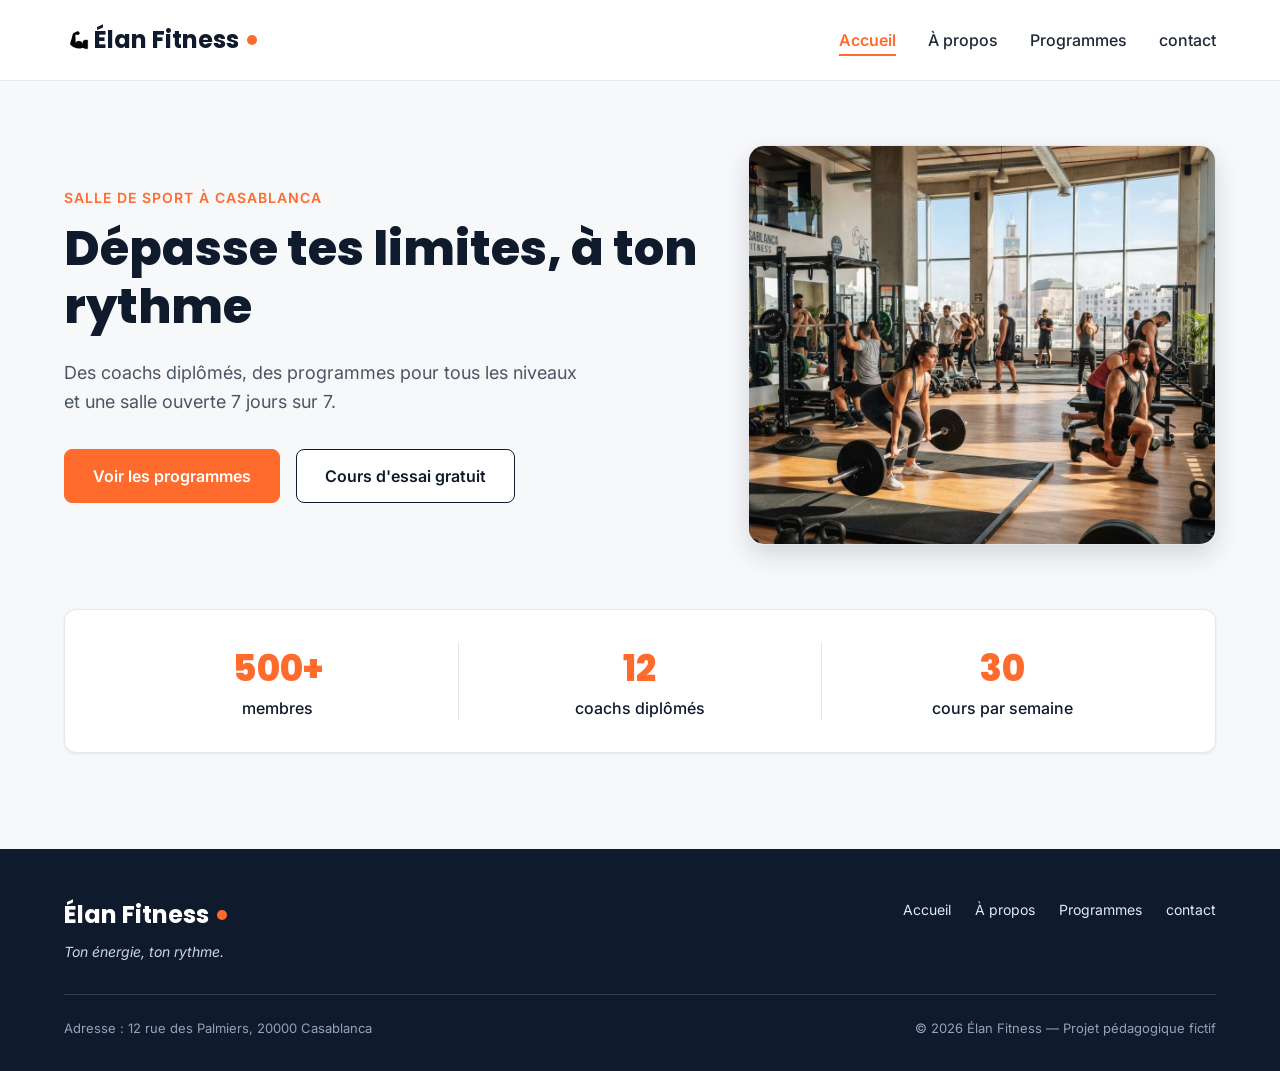
<file: index.html>
<!DOCTYPE html>
<html lang="fr">

<head>
  <meta charset="UTF-8">
  <meta name="viewport" content="width=device-width, initial-scale=1">
  <meta name="description"
    content="Élan Fitness, salle de sport à Casablanca : musculation, yoga, cardio et boxe fitness avec des coachs diplômés. Réservez votre cours d'essai gratuit.">
  <title>Élan Fitness | Salle de sport à Casablanca</title>

  <link rel="preconnect" href="https://fonts.googleapis.com">
  <link rel="preconnect" href="https://fonts.gstatic.com" crossorigin>
  <link
    href="https://fonts.googleapis.com/css2?family=Inter:wght@400;500;600&family=Poppins:wght@600;700;800&display=swap"
    rel="stylesheet">

  <link rel="stylesheet" href="style.css">
</head>

<body>

  <header class="en-tete">
    <div class="conteneur en-tete-contenu">
      <div class="logo"><img src="img/logo.png" alt="logo" height="30px">
        <a href="in">Élan Fitness</a>
      </div>
      <nav aria-label="Navigation principale">
        <ul class="menu">
          <li><a href="index.html" class="lien-actif">Accueil</a></li>
          <li><a href="a-propos.html">À propos</a></li>
          <li><a href="programmes.html">Programmes</a></li>
          <li><a href="contact.html">contact</a></li>
        </ul>
      </nav>
    </div>
  </header>

  <main>

    <section id="accueil" class="hero">
      <div class="conteneur">

        <div class="hero-contenu">
          <div class="hero-texte">
            <p class="sur-titre">Salle de sport à Casablanca</p>
            <h1>Dépasse tes limites, à ton rythme</h1>
            <p class="hero-description">
              Des coachs diplômés, des programmes pour tous les niveaux et une salle ouverte 7 jours sur 7.
            </p>
            <div class="boutons">
              <a href="programmes.html" class="bouton bouton-principal">Voir les programmes</a>
              <a href="programmes.html" class="bouton bouton-secondaire">Cours d'essai gratuit</a>
            </div>
          </div>

          <img class="hero-image" src="img/hero.jpg"
            alt="Des personnes s'entraînent dans une salle de sport lumineuse à Casablanca">
        </div>

        <div class="chiffres">
          <div class="chiffre">
            <p class="chiffre-nombre">500+</p>
            <p>membres</p>
          </div>
          <div class="chiffre">
            <p class="chiffre-nombre">12</p>
            <p>coachs diplômés</p>
          </div>
          <div class="chiffre">
            <p class="chiffre-nombre">30</p>
            <p>cours par semaine</p>
          </div>
        </div>

      </div>
    </section>



  </main>

  <footer class="pied-de-page">
    <div class="conteneur">

      <div class="pied-haut">
        <div>
          <p class="logo logo-clair">Élan Fitness</p>
          <p class="slogan">Ton énergie, ton rythme.</p>
        </div>

        <nav aria-label="Navigation du pied de page">
          <ul class="menu menu-pied">
            <li><a href="index.html">Accueil</a></li>
            <li><a href="a-propos.html">À propos</a></li>
            <li><a href="programmes.html">Programmes</a></li>
            <li><a href="contact.html">contact</a></li>

          </ul>
        </nav>
      </div>

      <div class="pied-bas">
        <p>Adresse : 12 rue des Palmiers, 20000 Casablanca</p>
        <p>&copy; 2026 Élan Fitness — Projet pédagogique fictif</p>
      </div>

    </div>
  </footer>

</body>

</html>
</file>
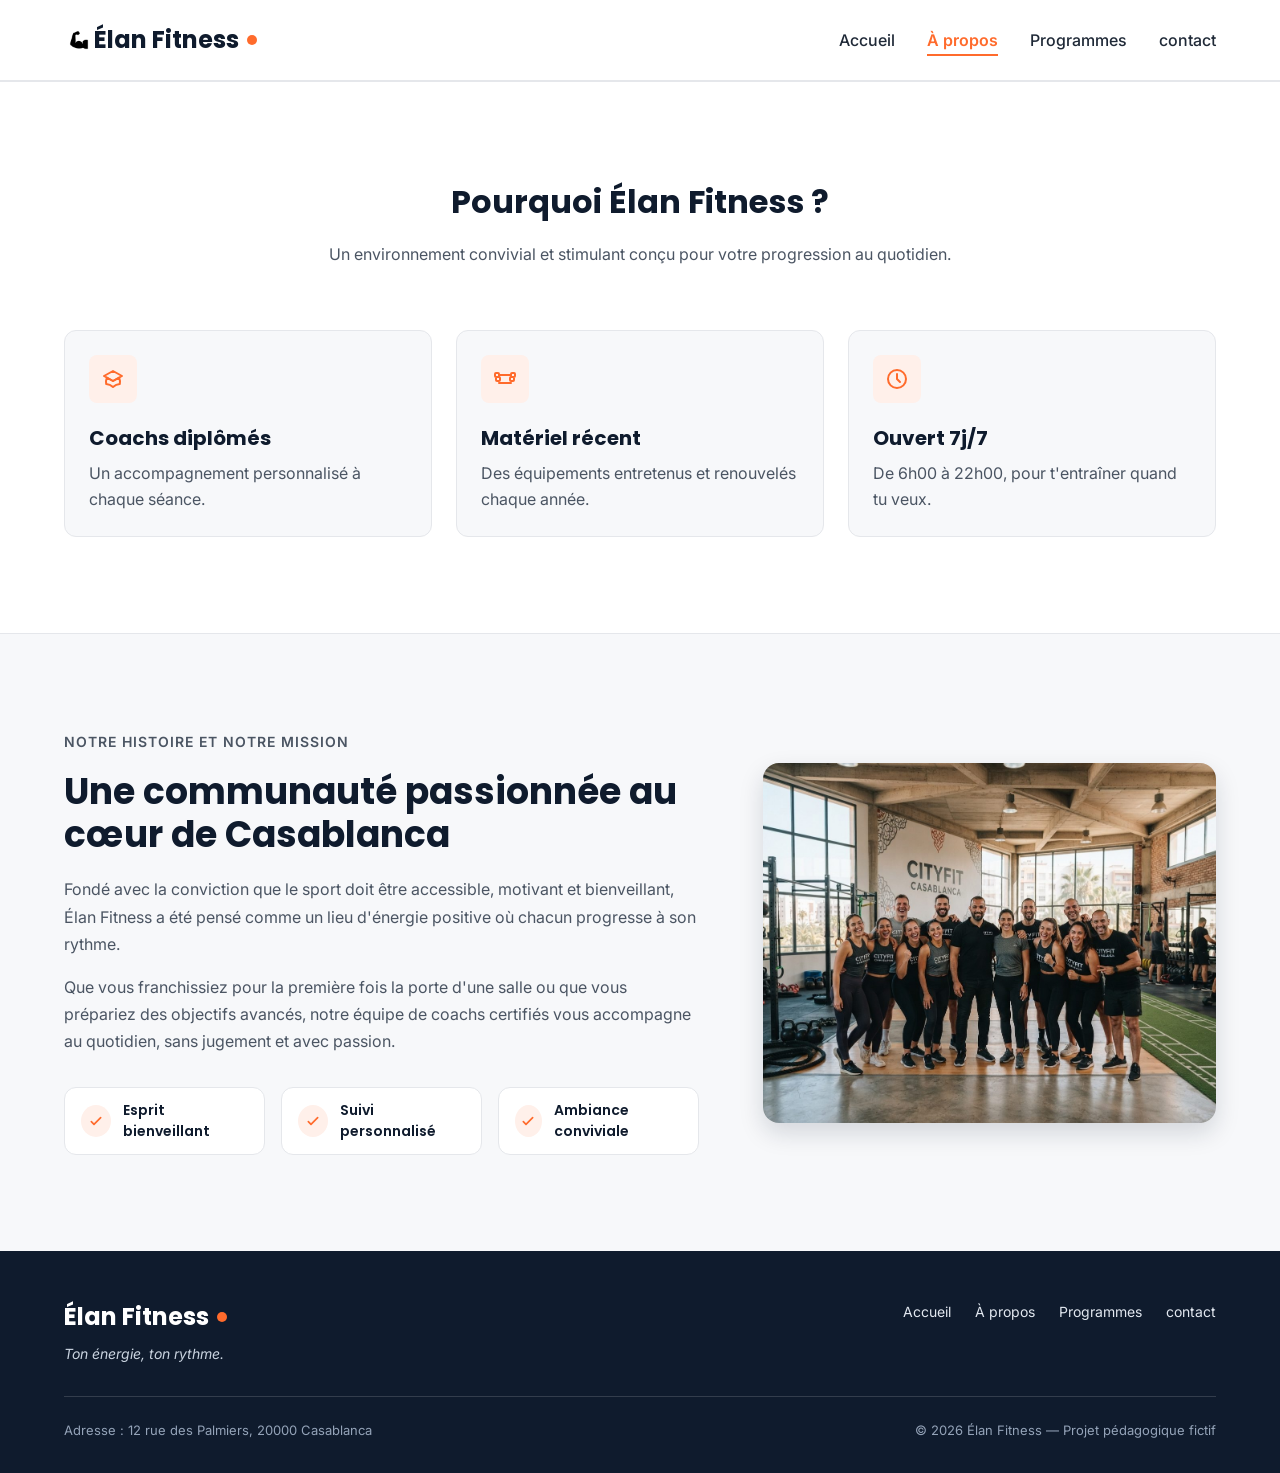
<file: a-propos.html>
<!DOCTYPE html>
<html lang="fr">
<head>
  <meta name="description" content="Élan Fitness, salle de sport à Casablanca : musculation, yoga, cardio et boxe fitness avec des coachs diplômés. Réservez votre cours d'essai gratuit.">
  <title>a propos</title>
  <link rel="preconnect" href="https://fonts.googleapis.com">
  <link rel="preconnect" href="https://fonts.gstatic.com" crossorigin>
  <link href="https://fonts.googleapis.com/css2?family=Inter:wght@400;500;600&family=Poppins:wght@600;700;800&display=swap" rel="stylesheet">


  <link rel="stylesheet" href="style.css">
</head>

<body>

  <header class="en-tete">
    <div class="conteneur en-tete-contenu">
      <div class="logo"><img src="img/logo.png" alt="logo" height="30px">
        <a href="index.html">Élan Fitness</a>
        </div>
      <nav aria-label="Navigation principale">
        <ul class="menu">
          <li><a href="index.html">Accueil</a></li>
          <li><a href="a-propos.html" class="lien-actif">À propos</a></li>
          <li><a href="programmes.html"  >Programmes</a></li>
          <li><a href="contact.html"  >contact</a></li>
        </ul>
      </nav>
    </div>
  </header> 

  <main>
    <section class="section section-blanche">
      <div class="conteneur">

        <div class="section-titre">
          <h2>Pourquoi Élan Fitness ?</h2>
          <p>Un environnement convivial et stimulant conçu pour votre progression au quotidien.</p>
        </div>

        <div class="cartes">
          <article class="carte carte-avantage">
            <div class="icone"><img src="img/icone-coach.svg" alt=""></div>
            <h3>Coachs diplômés</h3>
            <p>Un accompagnement personnalisé à chaque séance.</p>
          </article>

          <article class="carte carte-avantage">
            <div class="icone"><img src="img/icone-materiel.svg" alt=""></div>
            <h3>Matériel récent</h3>
            <p>Des équipements entretenus et renouvelés chaque année.</p>
          </article>

          <article class="carte carte-avantage">
            <div class="icone"><img src="img/icone-horloge.svg" alt=""></div>
            <h3>Ouvert 7j/7</h3>
            <p>De 6h00 à 22h00, pour t'entraîner quand tu veux.</p>
          </article>
        </div>

      </div>
    </section>

    <section id="a-propos" class="section">
      <div class="conteneur apropos-contenu">

        <div class="apropos-texte">
          <p class="sur-titre">Notre histoire et notre mission</p>
          <h2>Une communauté passionnée au cœur de Casablanca</h2>
          <p>
            Fondé avec la conviction que le sport doit être accessible, motivant et bienveillant,
            Élan Fitness a été pensé comme un lieu d'énergie positive où chacun progresse à son rythme.
          </p>
          <p>
            Que vous franchissiez pour la première fois la porte d'une salle ou que vous prépariez des
            objectifs avancés, notre équipe de coachs certifiés vous accompagne au quotidien, sans
            jugement et avec passion.
          </p>

          <ul class="valeurs">
            <li class="valeur">
              <div class="icone icone-petite"><img src="img/icone-check.svg" alt=""></div>
              <span>Esprit bienveillant</span>
            </li>
            <li class="valeur">
              <div class="icone icone-petite"><img src="img/icone-check.svg" alt=""></div>
              <span>Suivi personnalisé</span>
            </li>
            <li class="valeur">
              <div class="icone icone-petite"><img src="img/icone-check.svg" alt=""></div>
              <span>Ambiance conviviale</span>
            </li>
          </ul>
        </div>

        <img class="apropos-image" src="img/equipe.jpg" alt="L'équipe de coachs d'Élan Fitness réunie dans la salle">

      </div>
    </section>
  </main>
  <footer class="pied-de-page">
    <div class="conteneur">

      <div class="pied-haut">
        <div>
          <p class="logo logo-clair">Élan Fitness</p>
          <p class="slogan">Ton énergie, ton rythme.</p>
        </div>

        <nav aria-label="Navigation du pied de page">
          <ul class="menu menu-pied">
            <li><a href="index.html">Accueil</a></li>
            <li><a href="a-propos.html">À propos</a></li>
            <li><a href="programmes.html">Programmes</a></li>
            <li><a href="contact.html" >contact</a></li>

          </ul>
        </nav>
      </div>

      <div class="pied-bas">
        <p>Adresse : 12 rue des Palmiers, 20000 Casablanca</p>
        <p>&copy; 2026 Élan Fitness — Projet pédagogique fictif</p>
      </div>

    </div>
  </footer>

</body>
</html>
</file>
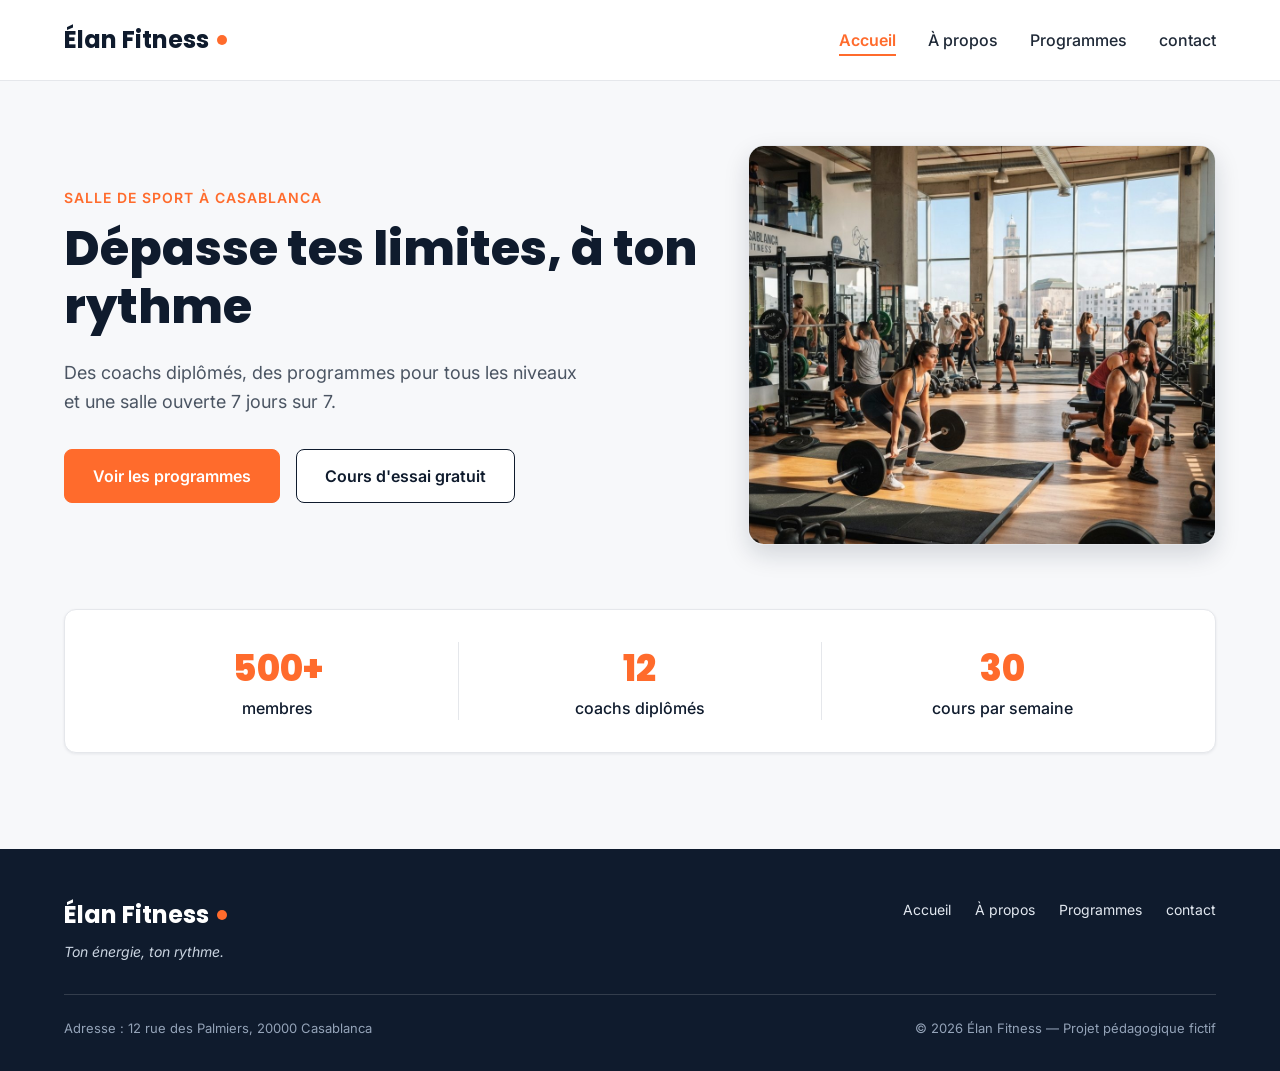
<file: accueil.html>
<!DOCTYPE html>
<html lang="fr">
<head>
  <meta charset="UTF-8">
  <meta name="viewport" content="width=device-width, initial-scale=1">
  <meta name="description" content="Élan Fitness, salle de sport à Casablanca : musculation, yoga, cardio et boxe fitness avec des coachs diplômés. Réservez votre cours d'essai gratuit.">
  <title>Élan Fitness | Salle de sport à Casablanca</title>

  <link rel="preconnect" href="https://fonts.googleapis.com">
  <link rel="preconnect" href="https://fonts.gstatic.com" crossorigin>
  <link href="https://fonts.googleapis.com/css2?family=Inter:wght@400;500;600&family=Poppins:wght@600;700;800&display=swap" rel="stylesheet">

  <link rel="stylesheet" href="style.css">
</head>

<body>

  <header class="en-tete">
    <div class="conteneur en-tete-contenu">
      <a href="#accueil" class="logo">Élan Fitness</a>

      <nav aria-label="Navigation principale">
        <ul class="menu">
          <li><a href="accueil.html"class="lien-actif" >Accueil</a></li>
          <li><a href="a-propos.html">À propos</a></li>
          <li><a href="programmes.html" >Programmes</a></li>
          <li><a href="contact.html"  >contact</a></li>
        </ul>
      </nav>
    </div>
  </header> 

  <main>

    <section id="accueil" class="hero">
      <div class="conteneur">

        <div class="hero-contenu">
          <div class="hero-texte">
            <p class="sur-titre">Salle de sport à Casablanca</p>
            <h1>Dépasse tes limites, à ton rythme</h1>
            <p class="hero-description">
              Des coachs diplômés, des programmes pour tous les niveaux et une salle ouverte 7 jours sur 7.
            </p>
            <div class="boutons">
              <a href="/programmes.html" class="bouton bouton-principal">Voir les programmes</a>
              <a href="/programmes.html" class="bouton bouton-secondaire">Cours d'essai gratuit</a>
            </div>
          </div>

          <img class="hero-image" src="img/hero.jpg" alt="Des personnes s'entraînent dans une salle de sport lumineuse à Casablanca">
        </div>

        <div class="chiffres">
          <div class="chiffre">
            <p class="chiffre-nombre">500+</p>
            <p>membres</p>
          </div>
          <div class="chiffre">
            <p class="chiffre-nombre">12</p>
            <p>coachs diplômés</p>
          </div>
          <div class="chiffre">
            <p class="chiffre-nombre">30</p>
            <p>cours par semaine</p>
          </div>
        </div>

      </div>
    </section>



  </main>

  <footer class="pied-de-page">
    <div class="conteneur">

      <div class="pied-haut">
        <div>
          <p class="logo logo-clair">Élan Fitness</p>
          <p class="slogan">Ton énergie, ton rythme.</p>
        </div>

        <nav aria-label="Navigation du pied de page">
          <ul class="menu menu-pied">
            <li><a href="/accueil.html">Accueil</a></li>
            <li><a href="/a-propos.html">À propos</a></li>
            <li><a href="/programmes.html">Programmes</a></li>
            <li><a href="contact.html"  >contact</a></li>

          </ul>
        </nav>
      </div>

      <div class="pied-bas">
        <p>Adresse : 12 rue des Palmiers, 20000 Casablanca</p>
        <p>&copy; 2026 Élan Fitness — Projet pédagogique fictif</p>
      </div>

    </div>
  </footer>

</body>
</html>
</file>
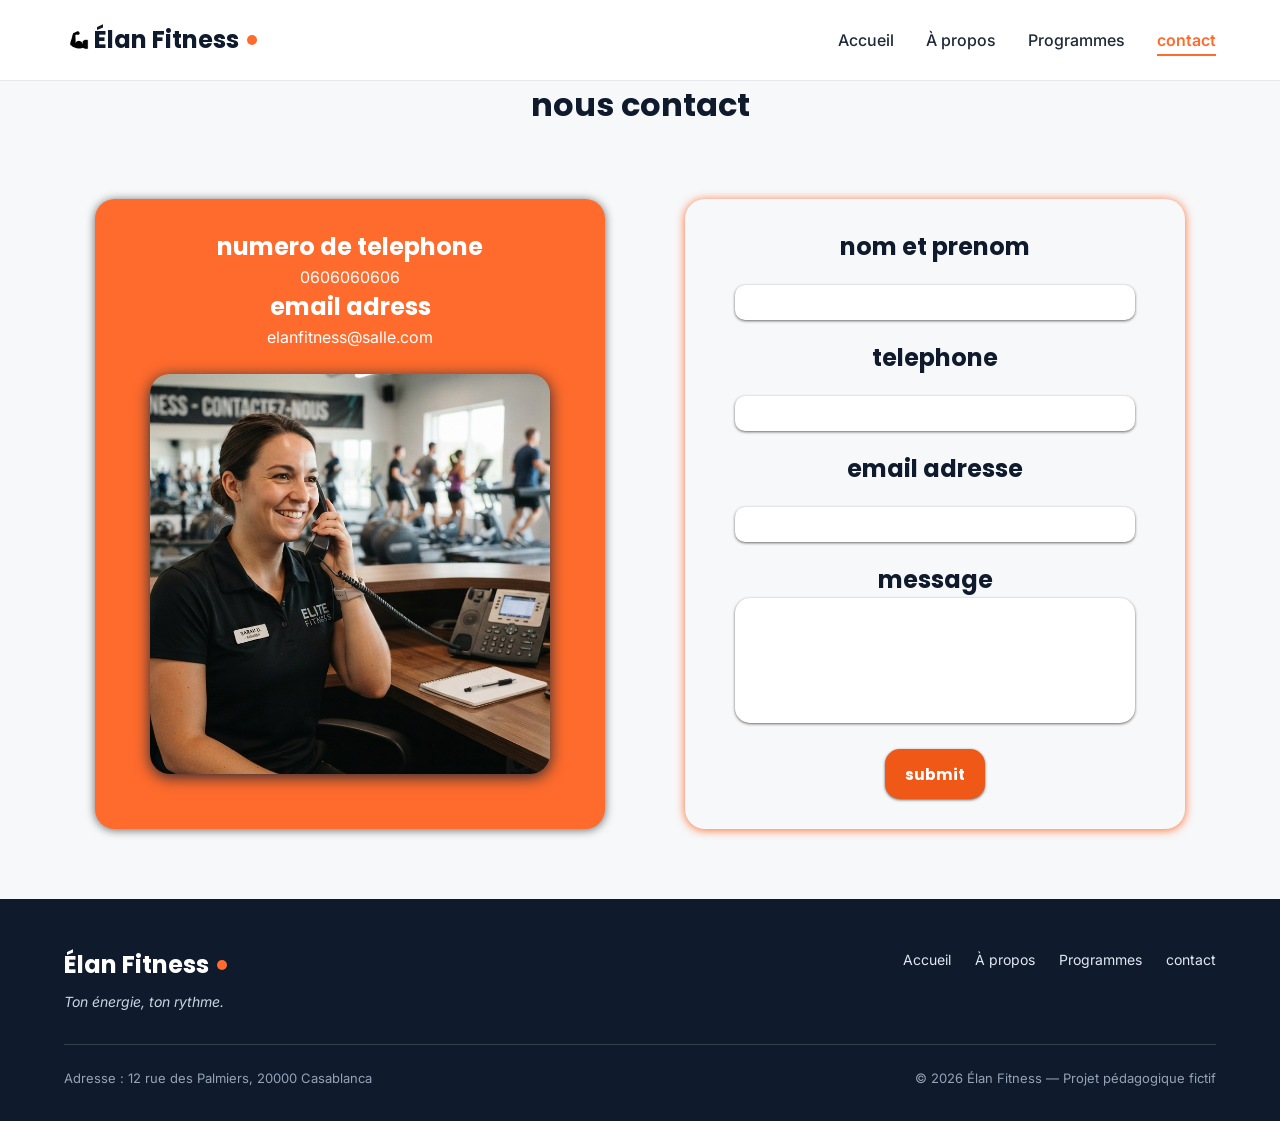
<file: contact.html>
<!DOCTYPE html>
<html lang="en">

<head>
  <meta name="description"
    content="Élan Fitness, salle de sport à Casablanca : musculation, yoga, cardio et boxe fitness avec des coachs diplômés. Réservez votre cours d'essai gratuit.">
  <title>programmes</title>
  <link rel="preconnect" href="https://fonts.googleapis.com">
  <link rel="preconnect" href="https://fonts.gstatic.com" crossorigin>
  <link
    href="https://fonts.googleapis.com/css2?family=Inter:wght@400;500;600&family=Poppins:wght@600;700;800&display=swap"
    rel="stylesheet">


  <link rel="stylesheet" href="style.css">
</head>

<body>
  <header class="en-tete">
      <div class="conteneur en-tete-contenu">
      <div class="logo"><img src="img/logo.png" alt="logo" height="30px">
        <a href="index.html">Élan Fitness</a>
        </div>
      <nav aria-label="Navigation principale">
        <ul class="menu">
          <li><a href="index.html" >Accueil</a></li>
          <li><a href="a-propos.html">À propos</a></li>
          <li><a href="programmes.html" >Programmes</a></li>
          <li><a href="contact.html" class="lien-actif"  >contact</a></li>
        </ul>
      </nav>
    </div>
  </header>
  <main>
    <center>
      <h1 style="margin: px;">nous contact</h1>
      <div class="contact">
      
          <div class="LesInformation">
            <h2>numero de telephone</h2>
            <p>0606060606</p>
            <h2>email adress</h2>
            <p>elanfitness@salle.com</p>
            <map></map>
            <img src="img/contact img.png" alt="le contact de salle">
          </div>
          <div class="formule">
              <form>
                <h2>nom et prenom</h2>
                <input type="text">
                <h2>telephone</h2>
                <input type="text">
                <h2>email adresse</h2>
                <input type="text">
                <h2>message</h2>
                <textarea name="input" rows="7"></textarea>
              </form>
              <button >
                <h3>submit</h3>
              </button>
          </div>
      </div>
    </center>
  </main>

</body>

  <footer class="pied-de-page">
    <div class="conteneur">

      <div class="pied-haut">
        <div>
          <p class="logo logo-clair">Élan Fitness</p>
          <p class="slogan">Ton énergie, ton rythme.</p>
        </div>

        <nav aria-label="Navigation du pied de page">
          <ul class="menu menu-pied">
            <li><a href="index.html">Accueil</a></li>
            <li><a href="a-propos.html">À propos</a></li>
            <li><a href="programmes.html">Programmes</a></li>
            <li><a href="contact.html">contact</a></li>

          </ul>
        </nav>
      </div>

      <div class="pied-bas">
        <p>Adresse : 12 rue des Palmiers, 20000 Casablanca</p>
        <p>&copy; 2026 Élan Fitness — Projet pédagogique fictif</p>
      </div>

    </div>
  </footer>

</html>
</file>
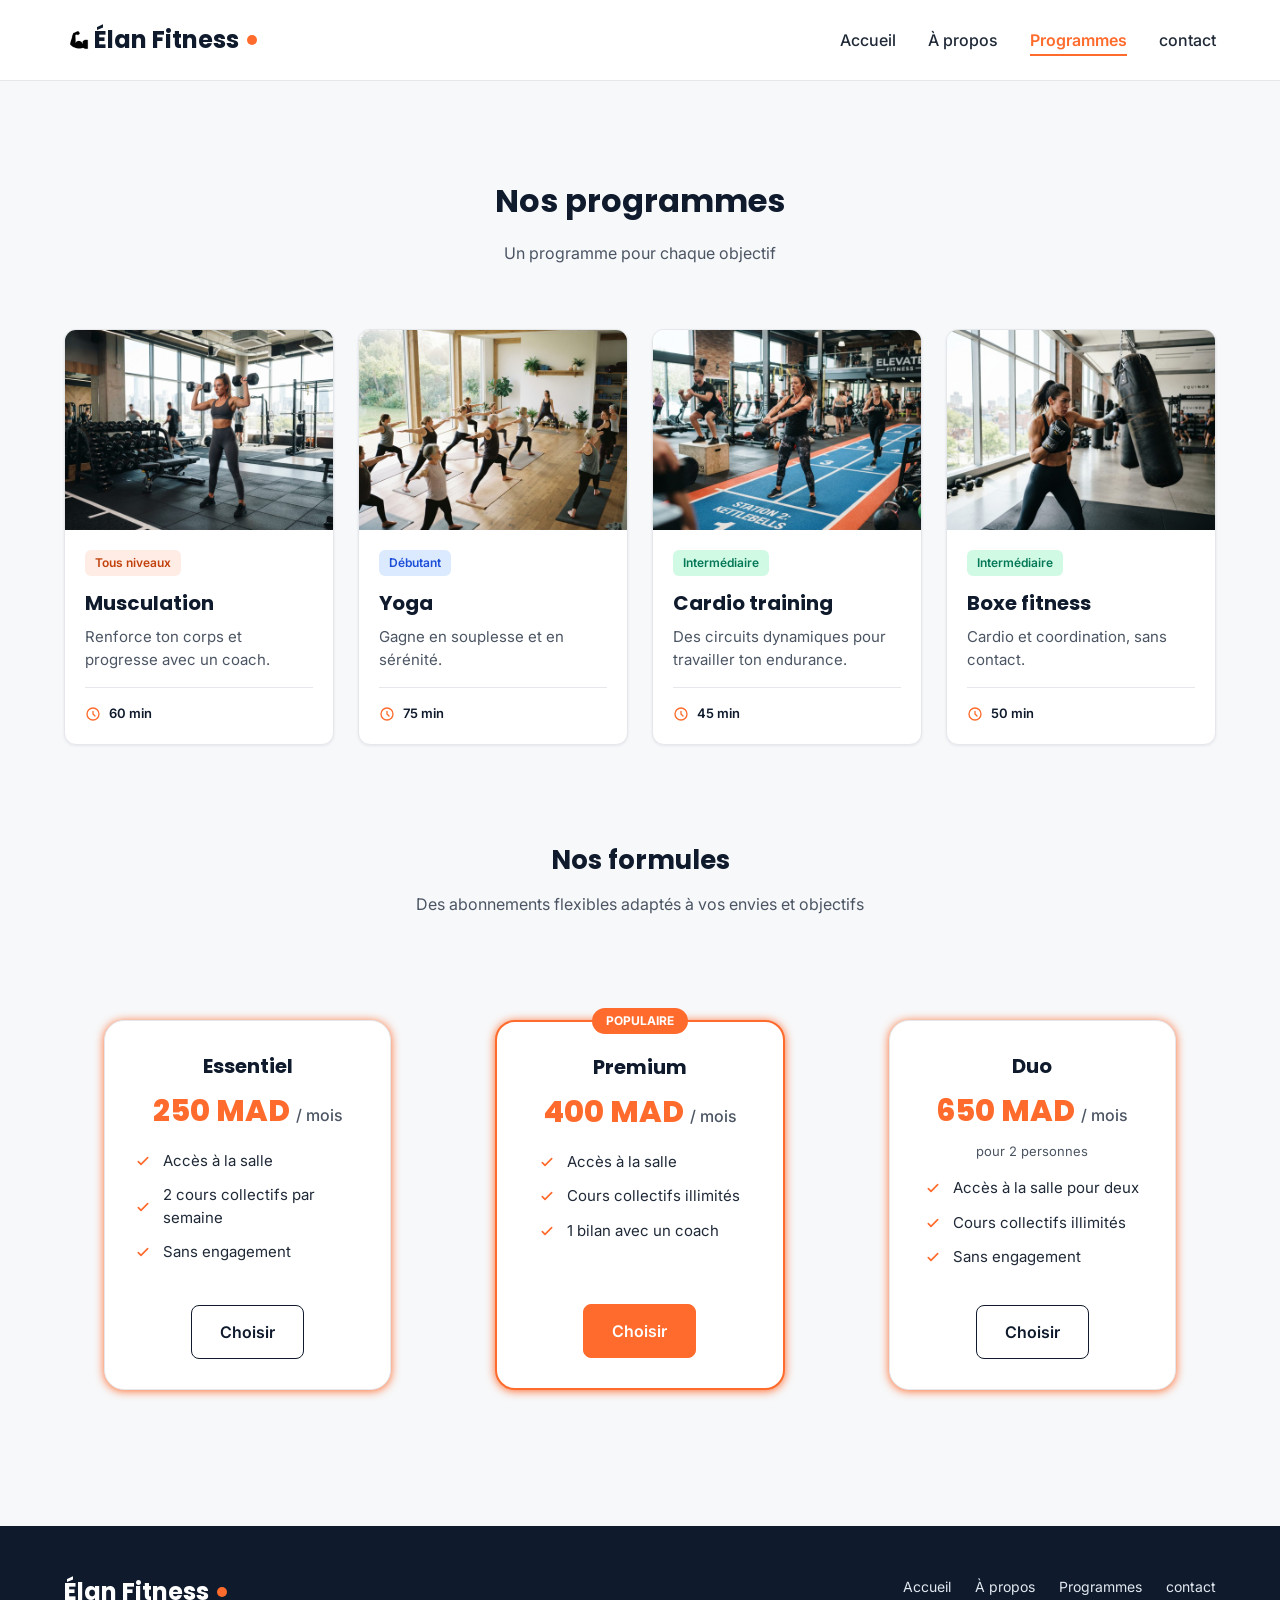
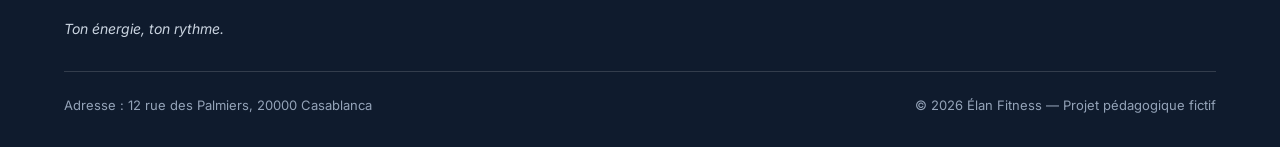
<file: programmes.html>
<!DOCTYPE html>
<html lang="fr">
  <head>
  <meta name="description" content="Élan Fitness, salle de sport à Casablanca : musculation, yoga, cardio et boxe fitness avec des coachs diplômés. Réservez votre cours d'essai gratuit.">
  <title>programmes</title>
  <link rel="preconnect" href="https://fonts.googleapis.com">
  <link rel="preconnect" href="https://fonts.gstatic.com" crossorigin>
  <link href="https://fonts.googleapis.com/css2?family=Inter:wght@400;500;600&family=Poppins:wght@600;700;800&display=swap" rel="stylesheet">


  <link rel="stylesheet" href="style.css">
</head>


<body>
  <header class="en-tete">
    <div class="conteneur en-tete-contenu">
      <div class="logo"><img src="img/logo.png" alt="logo" height="30px">
        <a href="index.html">Élan Fitness</a>
        </div>
      <nav aria-label="Navigation principale">
        <ul class="menu">
          <li><a href="index.html">Accueil</a></li>
          <li><a href="a-propos.html">À propos</a></li>
          <li><a href="programmes.html" class="lien-actif" >Programmes</a></li>
          <li><a href="contact.html"  >contact</a></li>
        </ul>
      </nav>
    </div>
  </header> 
  <main>
    <section id="programmes" class="section">
      <div class="conteneur">

        <div class="section-titre">
          <h2>Nos programmes</h2>
          <p>Un programme pour chaque objectif</p>
        </div>

        <div class="cartes">

          <article class="carte carte-programme">
            <img src="img/musculation.jpg" alt="Une sportive soulève des haltères dans l'espace musculation">
            <div class="programme-corps">
              <span class="etiquette etiquette-orange">Tous niveaux</span>
              <h3>Musculation</h3>
              <p>Renforce ton corps et progresse avec un coach.</p>
              <p class="duree"><img src="img/icone-duree.svg" alt="">60 min</p>
            </div>
          </article>

          <article class="carte carte-programme">
            <img src="img/yoga.jpg" alt="Un groupe pratique le yoga sur des tapis dans une salle lumineuse">
            <div class="programme-corps">
              <span class="etiquette etiquette-bleue">Débutant</span>
              <h3>Yoga</h3>
              <p>Gagne en souplesse et en sérénité.</p>
              <p class="duree"><img src="img/icone-duree.svg" alt="">75 min</p>
            </div>
          </article>

          <article class="carte carte-programme">
            <img src="img/cardio.jpg" alt="Des sportifs suivent un circuit de cardio training avec des kettlebells">
            <div class="programme-corps">
              <span class="etiquette etiquette-verte">Intermédiaire</span>
              <h3>Cardio training</h3>
              <p>Des circuits dynamiques pour travailler ton endurance.</p>
              <p class="duree"><img src="img/icone-duree.svg" alt="">45 min</p>
            </div>
          </article>

          <article class="carte carte-programme">
            <img src="img/boxe.jpg" alt="Une sportive frappe un sac de frappe pendant un cours de boxe fitness">
            <div class="programme-corps">
              <span class="etiquette etiquette-verte">Intermédiaire</span>
              <h3>Boxe fitness</h3>
              <p>Cardio et coordination, sans contact.</p>
              <p class="duree"><img src="img/icone-duree.svg" alt="">50 min</p>
            </div>
          </article>

        </div>

        <div class="formules">

          <div class="section-titre">
            <h3>Nos formules</h3>
            <p>Des abonnements flexibles adaptés à vos envies et objectifs</p>
          </div>

          <div class="cartes">

            <article class="carte formule">
              <h4>Essentiel</h4>
              <p class="prix">250 MAD <span>/ mois</span></p>
              <ul class="formule-liste">
                <li>Accès à la salle</li>
                <li>2 cours collectifs par semaine</li>
                <li>Sans engagement</li>
              </ul>
              <a href="#contact" class="bouton bouton-secondaire">Choisir</a>
            </article>

            <article class="carte formule formule-populaire">
              <p class="badge-populaire">Populaire</p>
              <h4>Premium</h4>
              <p class="prix">400 MAD <span>/ mois</span></p>
              <ul class="formule-liste">
                <li>Accès à la salle</li>
                <li>Cours collectifs illimités</li>
                <li>1 bilan avec un coach</li>
              </ul>
              <a href="#contact" class="bouton bouton-principal">Choisir</a>
            </article>

            <article class="carte formule">
              <h4>Duo</h4>
              <p class="prix">650 MAD <span>/ mois</span></p>
              <p class="prix-note">pour 2 personnes</p>
              <ul class="formule-liste">
                <li>Accès à la salle pour deux</li>
                <li>Cours collectifs illimités</li>
                <li>Sans engagement</li>
              </ul>
              <a href="#contact" class="bouton bouton-secondaire">Choisir</a>
            </article>

          </div>
        </div>

      </div>
    </section>

  </main>

  <footer class="pied-de-page">
    <div class="conteneur">

      <div class="pied-haut">
        <div>
          <p class="logo logo-clair">Élan Fitness</p>
          <p class="slogan">Ton énergie, ton rythme.</p>
        </div>

        <nav aria-label="Navigation du pied de page">
          <ul class="menu menu-pied">
            <li><a href="index.html">Accueil</a></li>
            <li><a href="a-propos.html">À propos</a></li>
            <li><a href="programmes.html">Programmes</a></li>
            <li><a href="contact.html">contact</a></li>

          </ul>
        </nav>
      </div>

      <div class="pied-bas">
        <p>Adresse : 12 rue des Palmiers, 20000 Casablanca</p>
        <p>&copy; 2026 Élan Fitness — Projet pédagogique fictif</p>
      </div>

    </div>
  </footer>

</body>
</html>
</file>
<file: style.css>
* {
  box-sizing: border-box;
  margin: 0;
  padding: 0;
}

html {
  scroll-behavior: smooth;
}

body {
  font-family: 'Inter', Arial, sans-serif;
  font-size: 16px;
  line-height: 1.5;
  color: #1F2937;
  background-color: #F7F8FA;
}

h1, h2, h3, h4 {
  font-family: 'Poppins', Arial, sans-serif;
  color: #0F1B2D;
}

a {
  color: inherit;
  text-decoration: none;
}

ul {
  list-style: none;
}

img {
  display: block;
  max-width: 100%;
}

a:focus-visible,
button:focus-visible {
  outline: 3px solid #FF6B2C;
  outline-offset: 2px;
}

.conteneur {
  width: 100%;
  max-width: 1200px;
  margin: 0 auto;
  padding: 0 24px;
}

.section {
  padding: 96px 0;
}

.section-blanche {
  background-color: #FFFFFF;
  border-top: 1px solid #E5E7EB;
  border-bottom: 1px solid #E5E7EB;
}

.section-titre {
  max-width: 640px;
  margin: 0 auto 64px;
  text-align: center;
}

.section-titre h2 {
  font-size: 32px;
  margin-bottom: 16px;
}

.section-titre h3 {
  font-size: 26px;
  margin-bottom: 12px;
}

.section-titre p {
  color: #4B5563;
}

.sur-titre {
  font-size: 14px;
  font-weight: 600;
  color: #FF6B2C;
  text-transform: uppercase;
  letter-spacing: 1px;
  margin-bottom: 12px;
}

.bouton {
  display: inline-block;
  padding: 14px 28px;
  border-radius: 8px;
  font-size: 16px;
  font-weight: 600;
  text-align: center;
  cursor: pointer;
}

.bouton-principal {
  background-color: #FF6B2C;
  border: 1px solid #FF6B2C;
  color: #FFFFFF;
}

.bouton-principal:hover {
  background-color: #F05817;
}

.bouton-secondaire {
  background-color: #FFFFFF;
  border: 1px solid #0F1B2D;
  color: #0F1B2D;
}

.bouton-secondaire:hover {
  background-color: #F3F4F6;
}

.cartes {
  display: flex;
  gap: 24px;
}

.carte {
  flex: 1;
  background-color: #FFFFFF;
  border: 1px solid #E5E7EB;
  border-radius: 12px;
  box-shadow: 0 1px 3px rgba(15, 27, 45, 0.08);
}

.icone {
  width: 48px;
  height: 48px;
  background-color: #FFF0EA;
  border-radius: 8px;
  display: flex;
  align-items: center;
  justify-content: center;
}

.icone img {
  width: 24px;
  height: 24px;
}

.icone-petite {
  width: 32px;
  height: 32px;
  border-radius: 50%;
}

.icone-petite img {
  width: 16px;
  height: 16px;
}

.en-tete {
  position: sticky;
  top: 0;
  z-index: 10;
  background-color: #FFFFFF;
  border-bottom: 1px solid #E5E7EB;
}

.en-tete-contenu {
  height: 80px;
  display: flex;
  align-items: center;
  justify-content: space-between;
}

.logo {
  display: flex;
  align-items: center;
  font-family: 'Poppins', Arial, sans-serif;
  font-size: 24px;
  font-weight: 700;
  color: #0F1B2D;
}

.logo::after {
  content: "";
  width: 10px;
  height: 10px;
  margin-left: 8px;
  background-color: #FF6B2C;
  border-radius: 50%;
}

.menu {
  display: flex;
  gap: 32px;
}

.menu a {
  font-weight: 500;
  padding-bottom: 4px;
  border-bottom: 2px solid transparent;
}

.menu a:hover {
  color: #FF6B2C;
}

.menu .lien-actif {
  color: #FF6B2C;
  font-weight: 600;
  border-bottom-color: #FF6B2C;
}

.hero {
  padding: 64px 0 96px;
}

.hero-contenu {
  display: flex;
  align-items: center;
  gap: 32px;
}

.hero-texte {
  flex: 7;
}

.hero-texte h1 {
  font-size: 48px;
  font-weight: 800;
  line-height: 1.2;
  margin-bottom: 24px;
}

.hero-description {
  max-width: 520px;
  font-size: 18px;
  line-height: 1.6;
  color: #4B5563;
  margin-bottom: 32px;
}

.boutons {
  display: flex;
  flex-wrap: wrap;
  gap: 16px;
}

.hero-image {
  flex: 5;
  min-width: 0;
  height: 400px;
  object-fit: cover;
  border-radius: 16px;
  border: 1px solid #E5E7EB;
  box-shadow: 0 10px 25px rgba(15, 27, 45, 0.15);
}

.chiffres {
  display: flex;
  margin-top: 64px;
  padding: 32px;
  background-color: #FFFFFF;
  border: 1px solid #E5E7EB;
  border-radius: 12px;
  box-shadow: 0 1px 3px rgba(15, 27, 45, 0.08);
}

.chiffre {
  flex: 1;
  text-align: center;
  font-weight: 500;
  color: #0F1B2D;
}

.chiffre + .chiffre {
  border-left: 1px solid #E5E7EB;
}

.chiffre-nombre {
  font-family: 'Poppins', Arial, sans-serif;
  font-size: 36px;
  font-weight: 800;
  color: #FF6B2C;
}

.carte-avantage {
  padding: 24px;
  background-color: #F7F8FA;
  box-shadow: none;
}

.carte-avantage .icone {
  margin-bottom: 20px;
}

.carte-avantage h3 {
  font-size: 20px;
  margin-bottom: 8px;
}

.carte-avantage p {
  color: #4B5563;
  line-height: 1.6;
}

.apropos-contenu {
  display: flex;
  align-items: center;
  gap: 64px;
}

.apropos-texte {
  flex: 7;
}

.apropos-texte h2 {
  font-size: 36px;
  line-height: 1.2;
  margin-bottom: 20px;
}

.apropos-texte p {
  color: #4B5563;
  line-height: 1.7;
  margin-bottom: 16px;
}

.valeurs {
  display: flex;
  gap: 16px;
  margin-top: 32px;
}

.valeur {
  flex: 1;
  display: flex;
  align-items: center;
  gap: 12px;
  padding: 12px 16px;
  background-color: #FFFFFF;
  border: 1px solid #E5E7EB;
  border-radius: 12px;
  font-family: 'Poppins', Arial, sans-serif;
  font-size: 14px;
  font-weight: 600;
  color: #0F1B2D;
}

.apropos-image {
  flex: 5;
  min-width: 0;
  height: 360px;
  object-fit: cover;
  border-radius: 16px;
  box-shadow: 0 10px 25px rgba(15, 27, 45, 0.15);
}

.carte-programme {
  display: flex;
  flex-direction: column;
  overflow: hidden;
}

.carte-programme > img {
  width: 100%;
  height: 200px;
  object-fit: cover;
}

.programme-corps {
  flex: 1;
  display: flex;
  flex-direction: column;
  padding: 20px;
}

.programme-corps h3 {
  font-size: 20px;
  margin-bottom: 8px;
}

.programme-corps p {
  font-size: 15px;
  color: #4B5563;
}

.etiquette {
  align-self: flex-start;
  padding: 4px 10px;
  margin-bottom: 12px;
  border-radius: 6px;
  font-size: 12px;
  font-weight: 600;
}

.etiquette-orange {
  background-color: #FFEDE5;
  color: #C2410C;
}

.etiquette-bleue {
  background-color: #DBEAFE;
  color: #1D4ED8;
}

.etiquette-verte {
  background-color: #D1FAE5;
  color: #047857;
}

.programme-corps .duree {
  display: flex;
  align-items: center;
  gap: 8px;
  margin-top: auto;
  padding-top: 16px;
  border-top: 1px solid #E5E7EB;
  font-size: 13px;
  font-weight: 600;
  color: #0F1B2D;
}

.programme-corps h3 + p {
  margin-bottom: 16px;
}

.duree img {
  width: 16px;
  height: 16px;
}

.formules {
  margin-top: 96px;
}

.formule {
  position: relative;
  display: flex;
  flex-direction: column;
  padding: 28px;
}

.formule h4 {
  font-size: 20px;
}

.prix {
  margin: 8px 0 16px;
  font-family: 'Poppins', Arial, sans-serif;
  font-size: 30px;
  font-weight: 800;
  color: #FF6B2C;
}

.prix span {
  font-family: 'Inter', Arial, sans-serif;
  font-size: 16px;
  font-weight: 500;
  color: #4B5563;
}

.prix-note {
  margin: -8px 0 16px;
  font-size: 13px;
  color: #4B5563;
}

.formule-liste {
  flex: 1;
  margin-bottom: 24px;
}

.formule-liste li {
  padding-left: 28px;
  margin-bottom: 12px;
  font-size: 15px;
  background-image: url('img/icone-check.svg');
  background-repeat: no-repeat;
  background-position: left center;
  background-size: 16px;
}

.formule .bouton {
  display: block;
}

.formule-populaire {
  border: 2px solid #FF6B2C;
  box-shadow: 0 10px 25px rgba(255, 107, 44, 0.2);
}

.badge-populaire {
  position: absolute;
  top: -14px;
  left: 50%;
  transform: translateX(-50%);
  padding: 4px 14px;
  background-color: #FF6B2C;
  border-radius: 999px;
  font-size: 12px;
  font-weight: 700;
  text-transform: uppercase;
  color: #FFFFFF;
}

.pied-de-page {
  padding: 48px 0 32px;
  background-color: #0F1B2D;
  color: #FFFFFF;

}

.pied-haut {
  display: flex;
  justify-content: space-between;
  align-items: flex-start;
  padding-bottom: 32px;
  border-bottom: 1px solid rgba(255, 255, 255, 0.15);
}

.logo-clair {
  color: #FFFFFF;
}

.slogan {
  margin-top: 8px;
  font-size: 14px;
  font-style: italic;
  color: #CBD5E1;
}

.menu-pied {
  gap: 24px;
}

.menu-pied a {
  font-size: 14px;
  font-weight: 400;
  color: #E2E8F0;
}

.pied-bas {
  display: flex;
  justify-content: space-between;
  margin-top: 24px;
  font-size: 13px;
  color: #94A3B8;
}
.contact {
display: inline-flex;
margin: 30px;


}
.formule {
border-radius: 20px;
width: auto;
height: auto;
max-width: 700px;
display: flex;
align-items: center;

max-height: 1500px;
margin: 40px;
padding: 30px;
box-shadow: 0 1px 10px #FF6B2C;
}
.formule button {
  background-color: #F05817;
  height: 50px;
  width: 100px;
  border: 20px;
  border-radius: 15px;
  margin-top: 20px;
box-shadow: 0 1px 3px #686767;
}
.formule button h3{
  color: #ffffff;
}

.formule button:hover {background-color: #ac3300}

.formule button:active {
  transform: translateY(4px);
}
.formule input{
border: none;
text-align: center;
border-radius: 10px;
width: 400px;
padding: 10px;
margin: 20px;
box-shadow: 0 1px 3px #686767;
}
.formule textarea {
border: none;
resize: none;
border-radius: 15px;
width: 400px;
padding: 10px;
box-shadow: 0 1px 3px #686767;
}
.LesInformation {
  background-color: #FF6B2C;
  color: #ffffff ;
  box-shadow: 0 1px 10px #686767;
  width: auto;
  height: auto;
  max-width: 700px;
  max-height: 1000px;
  min-width: 500px;
  padding: 30px;
  margin: 40px;
  border-radius: 20px;
}
.LesInformation img{
  border-radius: 20px;
  box-shadow: 0 3px 15px #1F2937;
  height: auto;
  width: auto;
  max-width: 400px;
  margin: 25px;
}
.LesInformation h2 {
  color: #ffffff;
}
</file>
